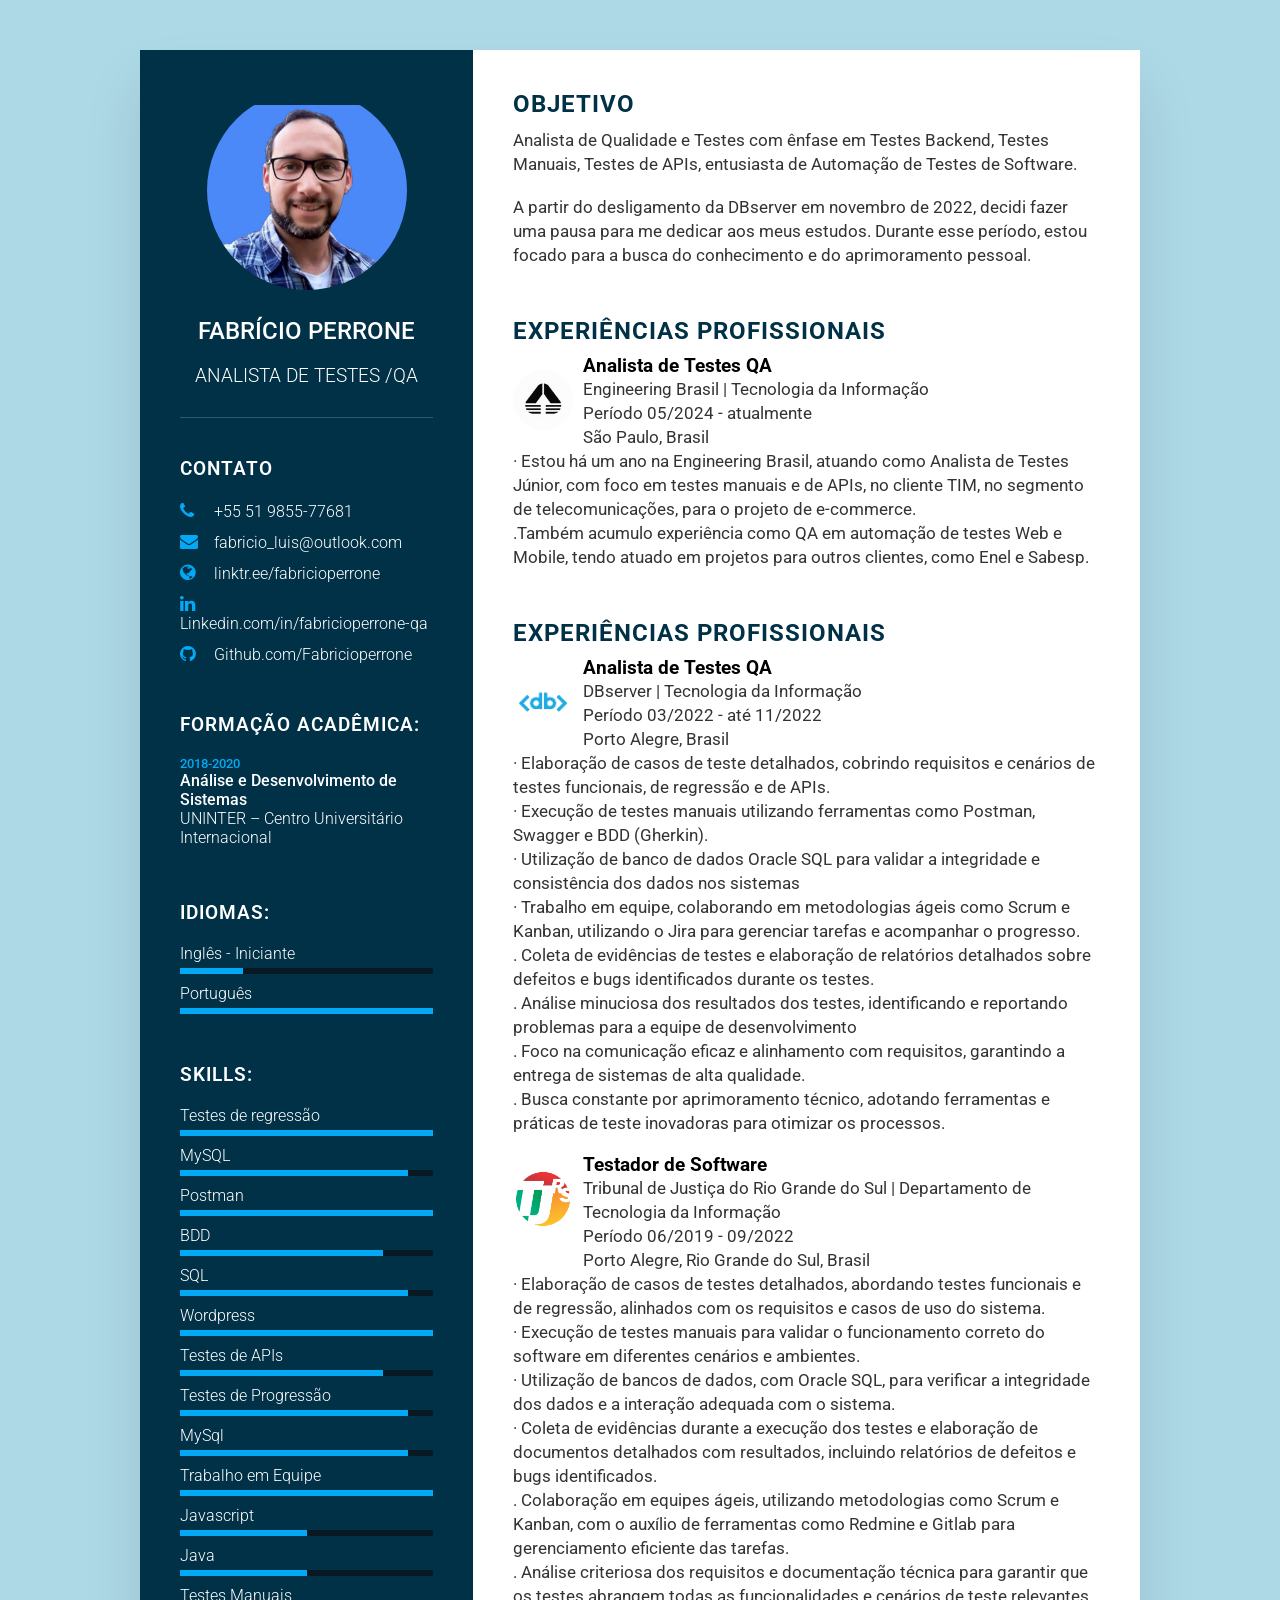
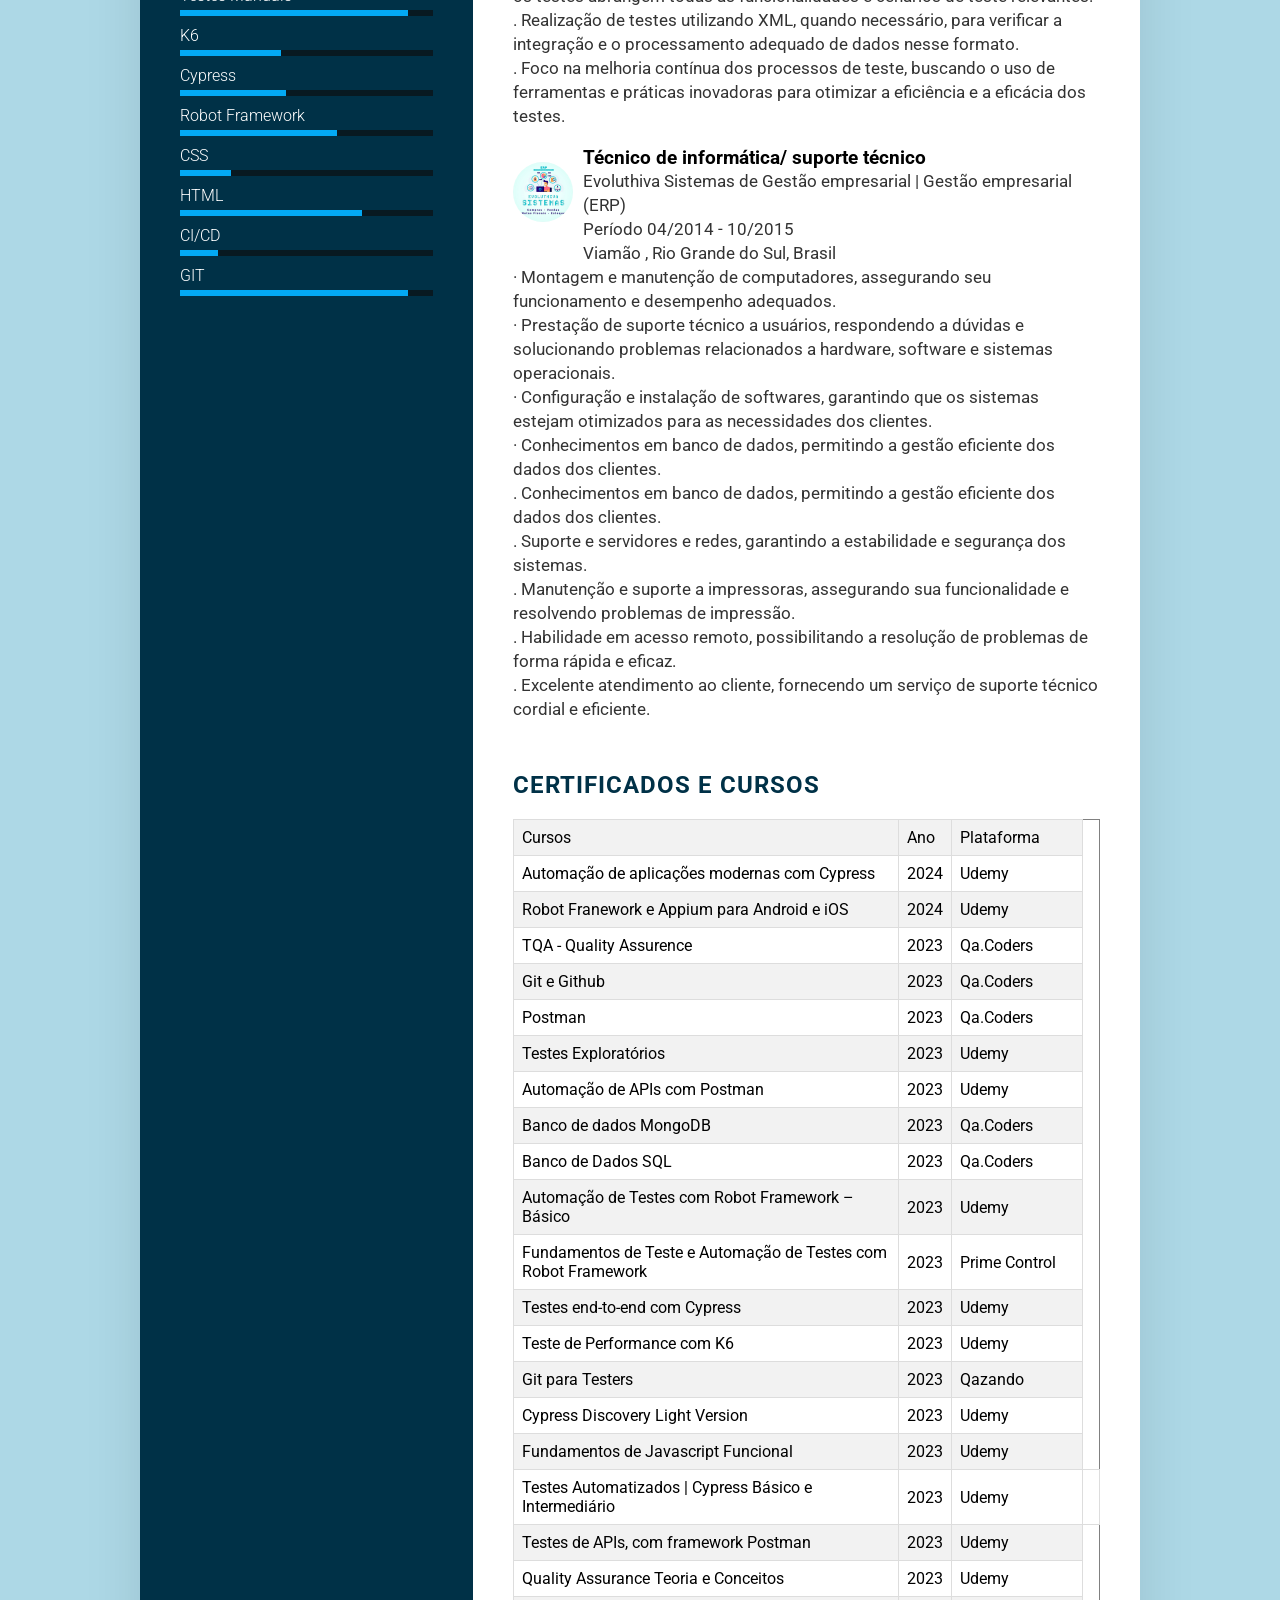
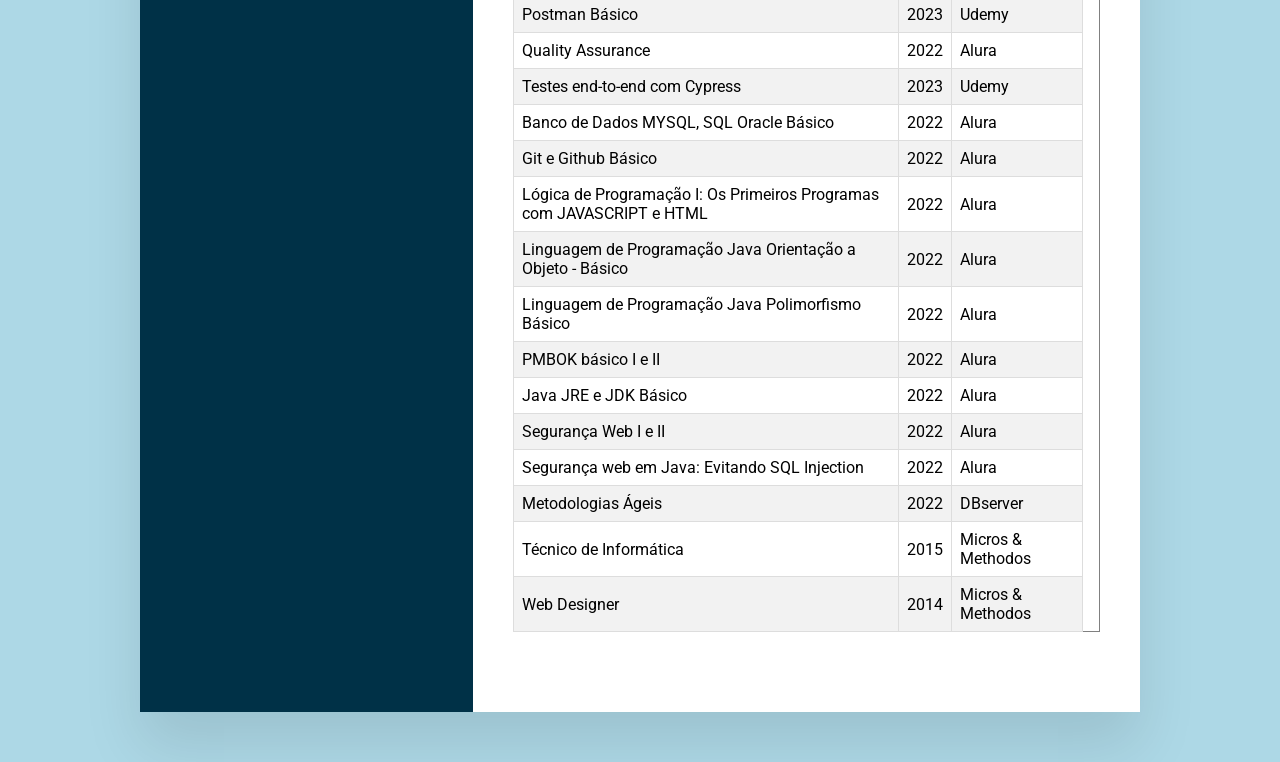
<file: index.html>
<!doctype html>
<html>
    <head>
        <meta charset="utf-8">
        <meta name="viewport" content="width=device-width, initial-scale=1.0">
        <title>Currículo</title>
        <link rel="stylesheet" type="text/css" href="css/style.css">
        <link rel="icon" type="image/jpg" href="images/bug.png" />
        <link rel="preconnect" href="https://fonts.googleapis.com">
        <link rel="preconnect" href="https://fonts.gstatic.com" crossorigin>
        <link href="https://fonts.googleapis.com/css2?family=Poppins&display=swap" rel="stylesheet">
        <link rel="stylesheet" href="https://cdnjs.cloudflare.com/ajax/libs/font-awesome/4.7.0/css/font-awesome.css" integrity="sha512-5A8nwdMOWrSz20fDsjczgUidUBR8liPYU+WymTZP1lmY9G6Oc7HlZv156XqnsgNUzTyMefFTcsFH/tnJE/+xBg==" crossorigin="anonymous" referrerpolicy="no-referrer" />
        <link rel="preconnect" href="https://fonts.googleapis.com">
        <link rel="preconnect" href="https://fonts.gstatic.com" crossorigin>
        <link href="https://fonts.googleapis.com/css2?family=Roboto:wght@300;400&display=swap" rel="stylesheet">
    </head>

    <body>
        <div class="container">

            <!-- Lado Esquerdo do currículo. -->

            <div class="left-Side"> <!-- Abre div lado esquerdo. -->
                <div class="profileText">
                    <div class="imgBx">
                        <img src="images/eu3 (1).jpg" width="300" height="250" width="180">
                        <!--<img src="images/eu.jpg" alt="Logo">-->
                    </div>
                    <h2>Fabrício Perrone<br><span>ANALISTA DE TESTES /QA</span></h2>
                </div>

                <!-- Parte de contato. -->

                <div class="contactInfo">
                    <h3 class="title">Contato</h3>
                    <ul>
                        <li>
                            <span class="icon"><i class="fa fa-phone" aria-hidden="true"></i>
                            </span>
                            <span class="text">+55 51 9855-77681</span>
                        </li>
                        <li>
                            <span class="icon"><i class="fa fa-envelope" aria-hidden="true"></i>
                            </span>
                            <span class="text">fabricio_luis@outlook.com</span>
                        </li>
                        <li>
                            <span class="icon"><i class="fa fa-globe" aria-hidden="true"></i>
                            </span>
                            <span class="text">linktr.ee/fabricioperrone</span>
                        </li>
                        <li>
                            <span class="icon"><i class="fa fa-linkedin" aria-hidden="true"></i>
                            </span>
                            <span class="text">Linkedin.com/in/fabricioperrone-qa</span>
                        </li>
                        <li>
                            <span class="icon"><i class="fa fa-github" aria-hidden="true"></i>
                            </span>
                            <span class="text">Github.com/Fabricioperrone</span>
                        </li>
                    </ul>
                </div>

                <!-- Minify-ContactInfo -->
                <!-- <div class="contactInfo"><h3 class="title">Contato</h3><ul><li><span class="icon"><i class="fa fa-phone" aria-hidden="true"></i></span><span class="text">+55 15 99813-8621</span></li><li><span class="icon"><i class="fa fa-envelope" aria-hidden="true"></i></span><span class="text">Vitorbelo99@gmail.com</span></li><li><span class="icon"><i class="fa fa-globe" aria-hidden="true"></i></span><span class="text">L1nq.com/PortfolioVitor</span></li><li><span class="icon"><i class="fa fa-linkedin" aria-hidden="true"></i></span><span class="text">Linkedin.com/in/vitor-belo</span></li><li><span class="icon"><i class="fa fa-github" aria-hidden="true"></i></span><span class="text">Github.com/vitorbelo</span></li></ul></div> -->

                <!-- Fim da parte de contato. -->

                <!-- Parte de educação. -->

                <div class="contactInfo education">
                    <h3 class="title">Formação acadêmica:</h3>
                    <ul>
                        <li>
                            <h5>2018-2020</h5>
                            <h4>Análise e Desenvolvimento de Sistemas</h4>
                            <h4>UNINTER – Centro Universitário Internacional </h4>
                        </li>
                    </ul>
                </div>

                <!-- Fim da parte de educação.  -->

                <!-- Parte de linguagem. -->

                <div class="contactInfo linguagem">
                    <h3 class="title">Idiomas:</h3>
                    <ul>
                        <li>
                            <span class="text">Inglês - Iniciante</span>
                            <span class="percent">
                                <div style="width: 25%;"></div>
                            </span>
                        </li>
                        <li>
                            <span class="text">Português</span>
                            <span class="percent">
                                <div style="width: 100%;"></div>
                            </span>
                        </li>
                    </ul>
                </div>
                <!--SKILLS-->
                <div class="contactInfo linguagem">
                    <h3 class="title">Skills:</h3>
                    <ul>
                        <li>
                            <span class="text">Testes de regressão</span>
                            <span class="percent">
                                <div style="width: 100%;"></div>
                            </span>
                        </li>
                        <li>
                            <span class="text">MySQL</span>
                            <span class="percent">
                                <div style="width: 90%;"></div>
                            </span>
                        </li>
                        <li>
                            <span class="text">Postman</span>
                            <span class="percent">
                                <div style="width: 100%;"></div>
                            </span>
                        </li>
                        <li>
                            <span class="text">BDD</span>
                            <span class="percent">
                                <div style="width: 80%;"></div>
                            </span>
                        </li>
                        <li>
                            <span class="text">SQL</span>
                            <span class="percent">
                                <div style="width: 90%;"></div>
                            </span>
                        </li>
                        <li>
                            <span class="text">Wordpress</span>
                            <span class="percent">
                                <div style="width: 100%;"></div>
                            </span>
                            <li>
                            </li>
                            <li>
                                <span class="text">Testes de APIs</span>
                                <span class="percent">
                                    <div style="width: 80%;"></div>
                                </span>
                            </li>
                            <li>
                                <span class="text">Testes de Progressão</span>
                                <span class="percent">
                                    <div style="width: 90%;"></div>
                                </span>
                            </li>
                            <li>
                                <span class="text">MySql</span>
                                <span class="percent">
                                    <div style="width: 90%;"></div>
                                </span>
                            </li>
                            <li>
                                <span class="text">Trabalho em Equipe</span>
                                <span class="percent">
                                    <div style="width: 100%;"></div>
                                </span>
                            </li>
                            <li>
                                <span class="text">Javascript</span>
                                <span class="percent">
                                    <div style="width: 50%;"></div>
                                </span>
                            </li>
                            <li>
                                <span class="text">Java</span>
                                <span class="percent">
                                    <div style="width: 50%;"></div>
                                </span>
                            </li>
                            <li>
                                <span class="text">Testes Manuais</span>
                                <span class="percent">
                                    <div style="width: 90%;"></div>
                                </span>
                            </li>
                            <li>
                                <span class="text">K6</span>
                                <span class="percent">
                                    <div style="width: 40%;"></div>
                                </span>
                            </li>
                            <li>
                                <span class="text">Cypress</span>
                                <span class="percent">
                                    <div style="width: 42%;"></div>
                                </span>
                            </li>
                            <li>
                                <span class="text">Robot Framework</span>
                                <span class="percent">
                                    <div style="width: 62%;"></div>
                                </span>
                            </li>
                            <li>
                                <span class="text">CSS</span>
                                <span class="percent">
                                    <div style="width: 20%;"></div>
                                </span>
                            </li>
                            <li>
                                <span class="text">HTML</span>
                                <span class="percent">
                                    <div style="width: 72%;"></div>
                                </span>
                            </li>
                            <li>
                                <span class="text">CI/CD</span>
                                <span class="percent">
                                    <div style="width: 15%;"></div>
                                </span>
                                <li>
                                <span class="text">GIT</span>
                                <span class="percent">
                                    <div style="width: 90%;"></div>
                                </span>
                            </li>
                        </li>
                    </ul>
                </div>
            </div> <!-- Fecha div lado esquerdo. -->
            


            <!-- Fim da parte de linguagem. -->

            <!-- Fim do lado esquerdo. -->

            <!-- Lado direito do currículo. -->

            <div class="right-Side"> <!-- Abre div lado direito. -->
                <div class="about">
                    <h2 class="title2">Objetivo</h2>
                    <p>
                        <!-- Adicione sua descrição pessoal aqui -->
                        <p>Analista de Qualidade e Testes com ênfase em Testes Backend, Testes Manuais, Testes de APIs, entusiasta de Automação de Testes de Software.</p><br>
                        <p>A partir do desligamento da DBserver em novembro de 2022, decidi fazer uma pausa para me dedicar aos meus estudos. Durante esse período, estou focado para a busca do conhecimento e do aprimoramento pessoal.</p>
                    </div>
                    <div class="about">
                        <div class="exp-prof">
                            <h2 class="title2">Experiências profissionais</h2>
                            <img src="./images/engineeringbr_logo.jpg" alt="Imagem">
                            <div class="text">
                              <h3>Analista de Testes QA</h3>
                              <p>Engineering Brasil | Tecnologia da Informação</p>
                              <p>Período 05/2024 - atualmente</p>
                              <p>São Paulo, Brasil</p>
                            </div>
                        </div>
                        <div class="text">
                            <p>·  Estou há um ano na Engineering Brasil, atuando como Analista de Testes Júnior, com 
                           foco em testes manuais e de APIs, no cliente TIM, no segmento de telecomunicações, 
                           para o projeto de e-commerce. 
                           <br>.Também acumulo experiência como QA em 
                             automação de testes Web e Mobile, tendo atuado em projetos para outros clientes, como Enel e Sabesp.
                        </p>
                        </div>
                </div>
                <div class="about">
                    <div class="exp-prof">
                        <h2 class="title2">Experiências profissionais</h2>
                        <img src="./images/logo azul.png" alt="Imagem">
                        <div class="text">
                          <h3>Analista de Testes QA</h3>
                          <p>DBserver | Tecnologia da Informação</p>
                          <p>Período 03/2022 - até 11/2022</p>
                          <p>Porto Alegre, Brasil</p>
                        </div>
                    </div>
                        <div class="text">
                            <p>·  Elaboração de casos de teste detalhados, cobrindo requisitos e cenários de testes funcionais, de regressão e de APIs.
                            <br>· Execução de testes manuais utilizando ferramentas como Postman, Swagger e BDD (Gherkin).
                            <br>· Utilização de banco de dados Oracle SQL para validar a integridade e consistência dos dados nos sistemas 
                            <br>· Trabalho em equipe, colaborando em metodologias ágeis como Scrum e Kanban, utilizando o Jira para gerenciar tarefas e acompanhar o progresso. 
                            <br>. Coleta de evidências de testes e elaboração de relatórios detalhados sobre defeitos e bugs identificados durante os testes.
                            <br>. Análise minuciosa dos resultados dos testes, identificando e reportando problemas para a equipe de desenvolvimento
                            <br>. Foco na comunicação eficaz e alinhamento com requisitos, garantindo a entrega de sistemas de alta qualidade.
                            <br>. Busca constante por aprimoramento técnico, adotando ferramentas e práticas de teste inovadoras para otimizar os processos.
                        </p>
                        </div>
                    <div class="exp-prof">
                        <br>
                        <img src="./images/icon_TJRS.jpg" alt="Imagem">
                        <div class="text">
                            <h3>Testador de Software</h3>
                            <p>Tribunal de Justiça do Rio Grande do Sul | Departamento de Tecnologia da Informação</p>
                            <p>Período 06/2019 - 09/2022</p>
                            <p>Porto Alegre, Rio Grande do Sul, Brasil</p>
                        </div>
                    </div>
                        <div class="text">
                            <p>·  Elaboração de casos de testes detalhados, abordando testes funcionais e de regressão, alinhados com os requisitos e casos de uso do sistema.
                            <br>· Execução de testes manuais para validar o funcionamento correto do software em diferentes cenários e ambientes. 
                            <br>· Utilização de bancos de dados, com Oracle SQL, para verificar a integridade dos dados e a interação adequada com o sistema. 
                            <br>· Coleta de evidências durante a execução dos testes e elaboração de documentos detalhados com resultados, incluindo relatórios de defeitos e bugs identificados.
                            <br>. Colaboração em equipes ágeis, utilizando metodologias como Scrum e Kanban, com o auxílio de ferramentas como Redmine e Gitlab para gerenciamento eficiente das tarefas.
                            <br>. Análise criteriosa dos requisitos e documentação técnica para garantir que os testes abrangem todas as funcionalidades e cenários de teste relevantes.
                            <br>. Realização de testes utilizando XML, quando necessário, para verificar a integração e o processamento adequado de dados nesse formato.
                            <br>. Foco na melhoria contínua dos processos de teste, buscando o uso de ferramentas e práticas inovadoras para otimizar a eficiência e a eficácia dos testes.
                          </p>
                        </div>
                    <div class="exp-prof">
                        <br>
                        <img src="./images/evoluthiva sistemas.jpg" alt="Imagem">
                        <div class="text">
                            <h3>Técnico de informática/ suporte técnico</h3>
                            <p>Evoluthiva Sistemas de Gestão empresarial | Gestão empresarial (ERP)</p>
                            <p>Período 04/2014 - 10/2015</p>
                            <p>Viamão , Rio Grande do Sul, Brasil</p>
                        </div>
                    </div>
                        <div class="text">
                            <p>·  Montagem e manutenção de computadores, assegurando seu funcionamento e desempenho adequados. 
                            <br>· Prestação de suporte técnico a usuários, respondendo a dúvidas e solucionando problemas relacionados a hardware, software e sistemas operacionais.
                            <br>· Configuração e instalação de softwares, garantindo que os sistemas estejam otimizados para as necessidades dos clientes. 
                            <br>· Conhecimentos em banco de dados, permitindo a gestão eficiente dos dados dos clientes.  
                            <br>. Conhecimentos em banco de dados, permitindo a gestão eficiente dos dados dos clientes.
                            <br>. Suporte e servidores e redes, garantindo a estabilidade e segurança dos sistemas.
                            <br>. Manutenção e suporte a impressoras, assegurando sua funcionalidade e resolvendo problemas de impressão.
                            <br>. Habilidade em acesso remoto, possibilitando a resolução de problemas de forma rápida e eficaz.
                            <br>. Excelente atendimento ao cliente, fornecendo um serviço de suporte técnico cordial e eficiente.
                        </p>
                        </div>
                </div>
                <div class="about skills">
                    <!--<h2 class="title2">Competências</h2>
                    <div class="box">
                        <p>
                         Testes de regressão · Postman · WordPress · GitHub · Testes de Progressão · Testes de APIs ·  Kanban · Trabalho em equipe · MySQL · Banco de dados Oracle ·  Banco de dados ·  Microsoft Office · Microsoft Excel · Testes Funcionais · BDD · Cenários de Teste 
                        </p>-->
                    </div>
                    <div class="about skills">
                        <h2 class="title2">Certificados e Cursos</h2>
                        <div class="box">
                            <table border="1">
                                <tr>
                                    <td>Cursos</td>
                                    <td>Ano</td>
                                    <td>Plataforma</td>
                                    <tr>
                                <td>Automação de aplicações modernas com Cypress</td>
                                    <td>2024</td>
                                    <td>Udemy</td>
                                </tr> 
                                <td>Robot Franework e Appium para Android e iOS</td>
                                <td>2024</td>
                                <td>Udemy</td>
                            </tr>   
                                <tr>
                                    <td>TQA - Quality Assurence</td>
                                    <td>2023</td>
                                    <td>Qa.Coders</td>
                                </tr>    
                                <tr>
                                    <td>Git e Github</td>
                                    <td>2023</td>
                                    <td>Qa.Coders</td>
                                </tr>
                                <tr>
                                    <td>Postman</td>
                                    <td>2023</td>
                                    <td>Qa.Coders</td>
                                </tr>   
                                <tr>
                                    <td>Testes Exploratórios</td>
                                    <td>2023</td>
                                    <td>Udemy</td>
                                </tr>
                                <tr>
                                    <td>Automação de APIs com Postman</td>
                                    <td>2023</td>
                                    <td>Udemy</td>
                                </tr>
                                <tr>
                                    <td>Banco de dados MongoDB</td>
                                    <td>2023</td>
                                    <td>Qa.Coders</td>
                                </tr>
                                <tr>
                                    <td>Banco de Dados SQL</td>
                                    <td>2023</td>
                                    <td>Qa.Coders</td>
                                </tr>
                                <tr>
                                    <td>Automação de Testes com Robot Framework – Básico</td>
                                    <td>2023</td>
                                    <td>Udemy</td>
                                </tr>
                                <tr>
                                    <td>Fundamentos de Teste e Automação de Testes com Robot Framework</td>
                                    <td>2023</td>
                                    <td>Prime Control</td>
                                </tr>
                            </tr>
                            <tr>
                                <td>Testes end-to-end com Cypress</td>
                                <td>2023</td>
                                <td>Udemy</td>
                            </tr>
                                <tr>
                                    <td>Teste de Performance com K6</td>
                                    <td>2023</td>
                                    <td>Udemy</td>
                                </tr>
                                <tr>
                                    <td>Git para Testers</td>
                                    <td>2023</td>
                                    <td>Qazando</td>
                                </tr>
                                <tr>
                                    <td>Cypress Discovery Light Version </td>
                                    <td>2023</td>
                                    <td>Udemy</td>
                                </tr>
                                <tr>
                                    <td>Fundamentos de Javascript Funcional</td>
                                    <td>2023</td>
                                    <td>Udemy</td>
                                </tr>
                                <tr>
                                    <td>Testes Automatizados | Cypress Básico e Intermediário</td>
                                    <td>2023</td>
                                    <td>Udemy<td>
                                </tr>
                                <tr>
                                    <td>Testes de APIs, com framework Postman</td>
                                    <td>2023</td>
                                    <td>Udemy</td>
                                </tr>
                                <tr>
                                    <td>Quality Assurance Teoria e Conceitos</td>
                                    <td>2023</td>
                                    <td>Udemy</td>
                                </tr>
                                <tr>
                                    <td>Postman Básico</td>
                                    <td>2023</td>
                                    <td>Udemy</td>
                                </tr>
                                <tr>
                                    <td>Quality Assurance</td>
                                    <td>2022</td>
                                    <td>Alura</td>
                                </tr>
                                <tr>
                                    <td>Testes end-to-end com Cypress</td>
                                    <td>2023</td>
                                    <td>Udemy</td>
                                </tr>
                                <tr>
                                    <td>Banco de Dados MYSQL, SQL Oracle Básico</td>
                                    <td>2022</td>
                                    <td>Alura</td>
                                </tr>
                                <tr>
                                    <td>Git e Github Básico</td>
                                    <td>2022</td>
                                    <td>Alura</td>
                                </tr>
                                <tr>
                                    <td>Lógica de Programação I: Os Primeiros Programas com JAVASCRIPT e HTML</td>
                                    <td>2022</td>
                                    <td>Alura</td>
                                </tr>
                                <tr>
                                    <td>Linguagem de Programação Java Orientação a Objeto - Básico</td>
                                    <td>2022</td>
                                    <td>Alura</td>
                                </tr>
                                <tr>
                                    <td>Linguagem de Programação Java Polimorfismo Básico</td>
                                    <td>2022</td>
                                    <td>Alura</td>
                                </tr>
                                <tr>
                                    <td>PMBOK básico I e II</td>
                                    <td>2022</td>
                                    <td>Alura</td>
                                </tr>
                                <tr>
                                    <td>Java JRE e JDK Básico</td>
                                    <td>2022</td>
                                    <td>Alura</td>
                                </tr>
                                <tr>
                                    <td>Segurança Web I e II</td>
                                    <td>2022</td>
                                    <td>Alura</td>
                                </tr>
                                <tr>
                                    <td>Segurança web em Java: Evitando SQL Injection</td>
                                    <td>2022</td>
                                    <td>Alura</td>
                                </tr>
                                <tr>
                                    <td>Metodologias Ágeis</td>
                                    <td>2022</td>
                                    <td>DBserver</td>
                                </tr>
                                <tr>
                                    <td>Técnico de Informática</td>
                                    <td>2015</td>
                                    <td>Micros & Methodos</td>
                                </tr>
                                <tr>
                                    <td>Web Designer</td>
                                    <td>2014</td>
                                    <td>Micros & Methodos</td>
                                </tr>
                            </table>
                        </div>
                        
                </div>
                
            </div> <!-- Fecha div lado direito. -->
    </body>
</html>
</file>
<file: css/style.css>
*{
    margin: 0;
    padding: 0;
    box-sizing: border-box;
    font-family: 'Roboto', sans-serif;}

body{
    background: lightblue;
    display: flex;
    justify-content: center;
    align-items: center;
    min-height: 100vh;
}

.container {
    position: relative;
    width: 100%;
    max-width: 1000px;
    min-height: 1000px;
    background: #fff;
    margin: 50px;
    display: grid;
    grid-template-columns: 1fr 2fr;
    box-shadow: 0 35px 55px rgba(0, 0, 0, 0.1);
}

/* Começo do style da parte esquerda. */

.container .left-Side{
    position: relative;
    background: #003147;
    padding: 40px;
}

.profileText{
    position: relative;
    display: flex;
    flex-direction: column;
    align-items: center;
    padding-bottom: 20px;
    border-bottom: 1px solid rgba(255, 255, 255, 0.2);
}

.profileText .imgBx{
    position: relative;
    width: 200px;
    height: 200px;
    border-radius:50%;
    overflow: hidden;
}

.profileText .imgBx img{
    position: absolute;
    top: 0;
    left: 0;
    width: 100%;
    height: 100%;
    object-fit: cover;
}

.profileText h2{
    color: #fff;font-size: 1.5em;
    margin-top:20px;
    text-transform: uppercase;
    text-align: center;
    font-weight: 500;
    line-height: 1.8em;
}

.profileText h2 span{
    font-size: 0.8em;
    font-weight: 300;
}

.contactInfo {
    padding-top: 40px;
}

.title{
    color: #fff;
    text-transform: uppercase;
    font-weight: 600;
    letter-spacing: 1px;
    margin-bottom: 20px;
}

.contactInfo ul{
   position: relative; 
}

.contactInfo ul li{ 
    position: relative;
    list-style: none;
    margin: 10px 0;
    cursor: pointer;
}

.contactInfo ul li .icon{ 
    display: inline-block;
    width: 30px;
    font-size: 18px;
    color: #03a9f4;
}

.contactInfo ul li span{ 
    color: #fff;
    font-weight: 300;
}

.contactInfo.education li{
    margin-bottom:15px;
}

.contactInfo.education h5{
    color: #03a9f4;
    font-weight: 500;
}

.contactInfo.education h4:nth-child(2){
    color: #fff;
    font-weight: 500;
}

.contactInfo.education h4{
    color: #fff;
    font-weight: 300;
}

.contactInfo.linguagem .percent{
    position: relative;
    width: 100%;
    height: 6px;
    background: #081921;
    display: block;
    margin-top: 5px;
}

.contactInfo.linguagem .percent div{
    position: absolute;
    top: 0;
    left: 0;
    height: 100%;
    background: #03a9f4;
    
}

/* Fim do style da parte esquerda. */

/* Começo do style da parte direita. */

.container .right-Side{
    position: relative;
    background: #fff;
    padding: 40px;
}

.about{
    margin-bottom: 50px;
}

.about:last-child{
    margin-bottom: 0;
}

.title2{
    color: #003147;
    text-transform: uppercase;
    letter-spacing: 1px;
    margin-bottom: 10px;
}

p{
    color: #333;
    font-size: 17px;
    line-height: 1.5rem;
}
.exp-prof {
    width: 100%;
    overflow: hidden;
    /* Limpa o float */
}

img {
    float: left;
    /* Posiciona a imagem à esquerda */
    margin-right: 10px;
    /* Adapte a margem conforme necessário */
    margin-top: 15px;
    width: 60px;
    border-radius: 50px;
}

.text {
    overflow: hidden;
    /* Limpa o float */
}

h3,
p {
    margin: 0;
    /* Remove as margens padrão */
}
.text p span{
    text-transform: uppercase;
    /* color: #03a9f4; */
    font-weight: 500;
    font-size: 13px;
}
  
.about .box{
    display: flex;
    flex-direction: row;
    margin: 20px 0;
}

.about .box .tempo{
    min-width: 150px;
}

.about .box .tempo h5{
    text-transform: uppercase;
    color: #848c90;
    font-weight: 600;
}

.about .box .text h4{
    text-transform: uppercase;
    color: #003147;
    font-size: 16px;
}

.about .box .text span{
    text-transform: uppercase;
    color: #03a9f4;
    /* font-size: 16px; */
}

.skills .box{
    position: relative;
    width: 100%;
    /* display: grid; */
    /* grid-template-columns: 150px 1fr; */
    /* justify-content:center; */
    /* align-items:center; */
}

.skills .box p span{
    text-transform: uppercase;
    color: #03a9f4;
    font-weight: 500;
}


/* Fim do style da parte direita. */
/* CSS Tabela */
/* Estilo para a tabela */
table {
    width: 100%;
    border-collapse: collapse;
    margin-bottom: 20px;
}

/* Estilo para as células de cabeçalho */
th {
    background-color: #f2f2f2;
    font-weight: bold;
    padding: 8px;
    text-align: left;
    border: 1px solid #ddd;
}

/* Estilo para as células de dados */
td {
    padding: 8px;
    text-align: left;
    border: 1px solid #ddd;
}

/* Estilo para as linhas ímpares */
tr:nth-child(odd) {
    background-color: #f2f2f2;
}

/* Estilo para as linhas ao passar o mouse */
tr:hover {
    background-color: #ddd;
}
</file>
